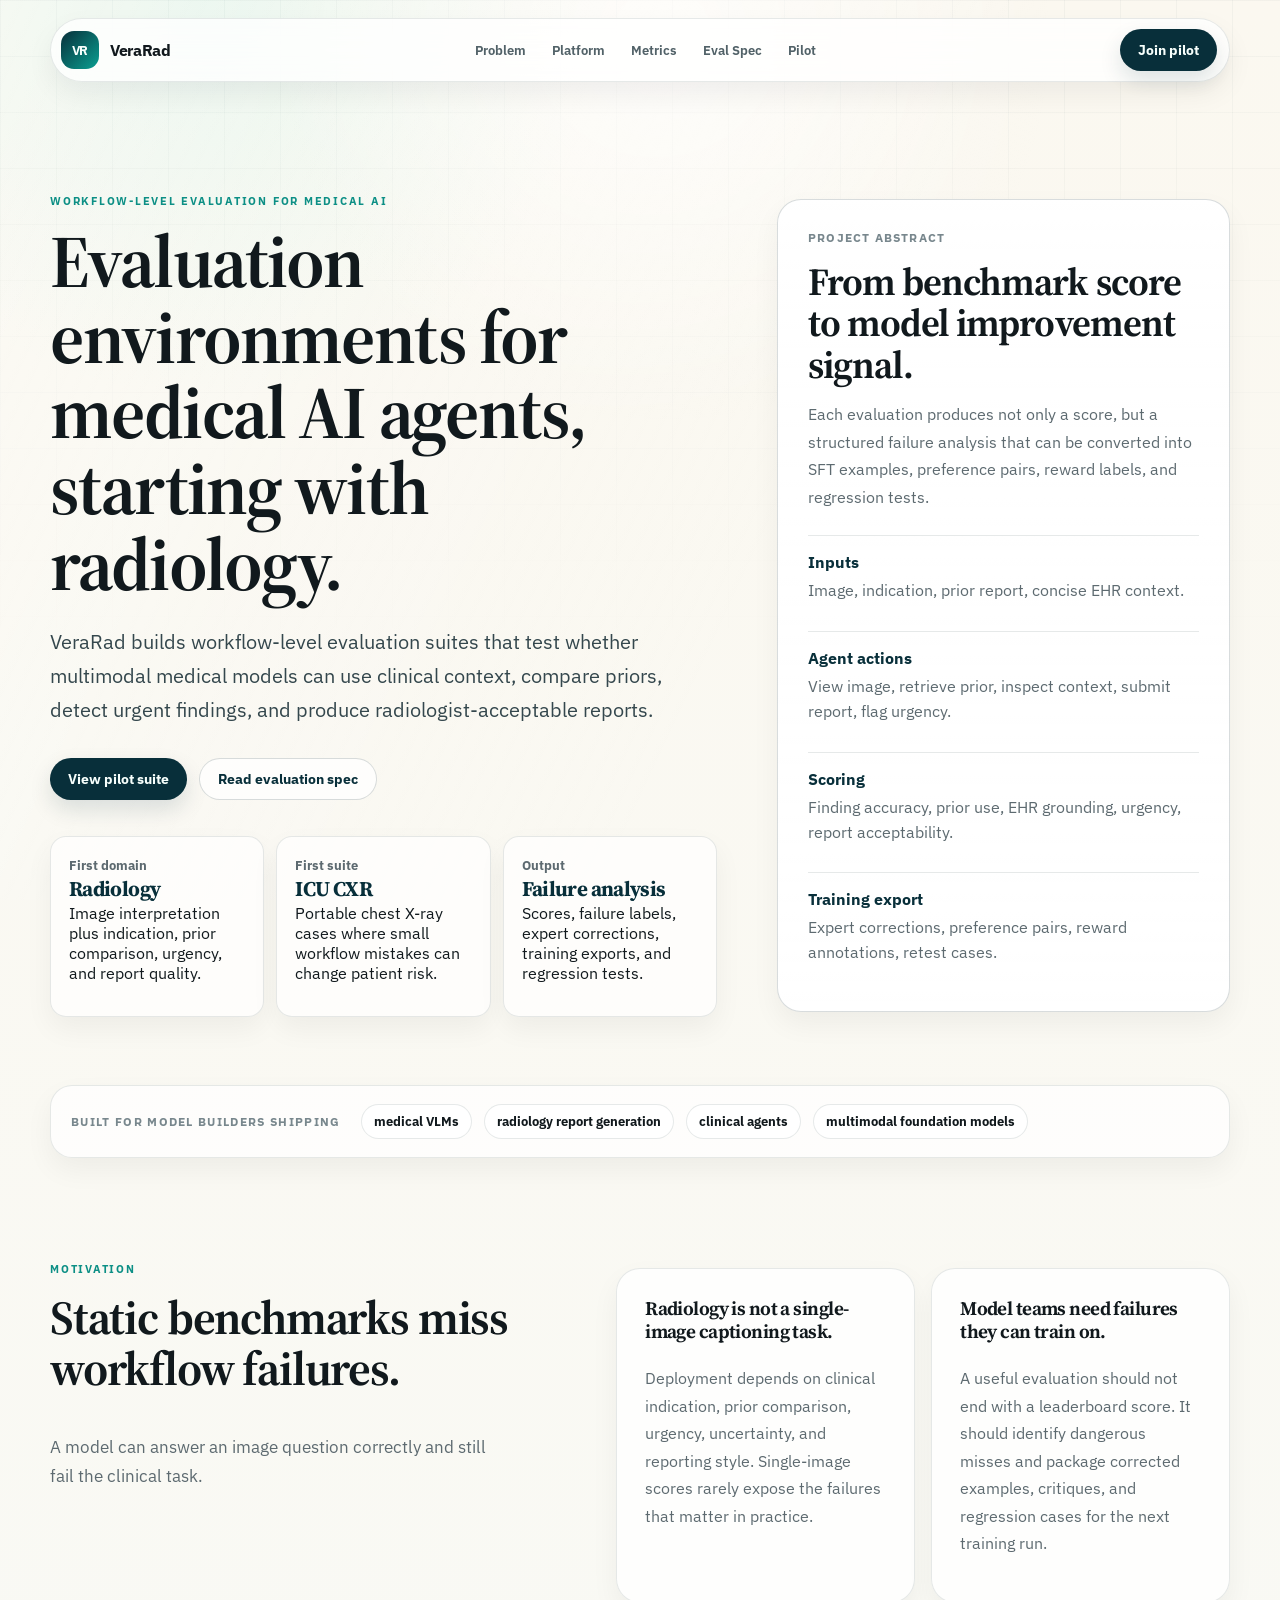
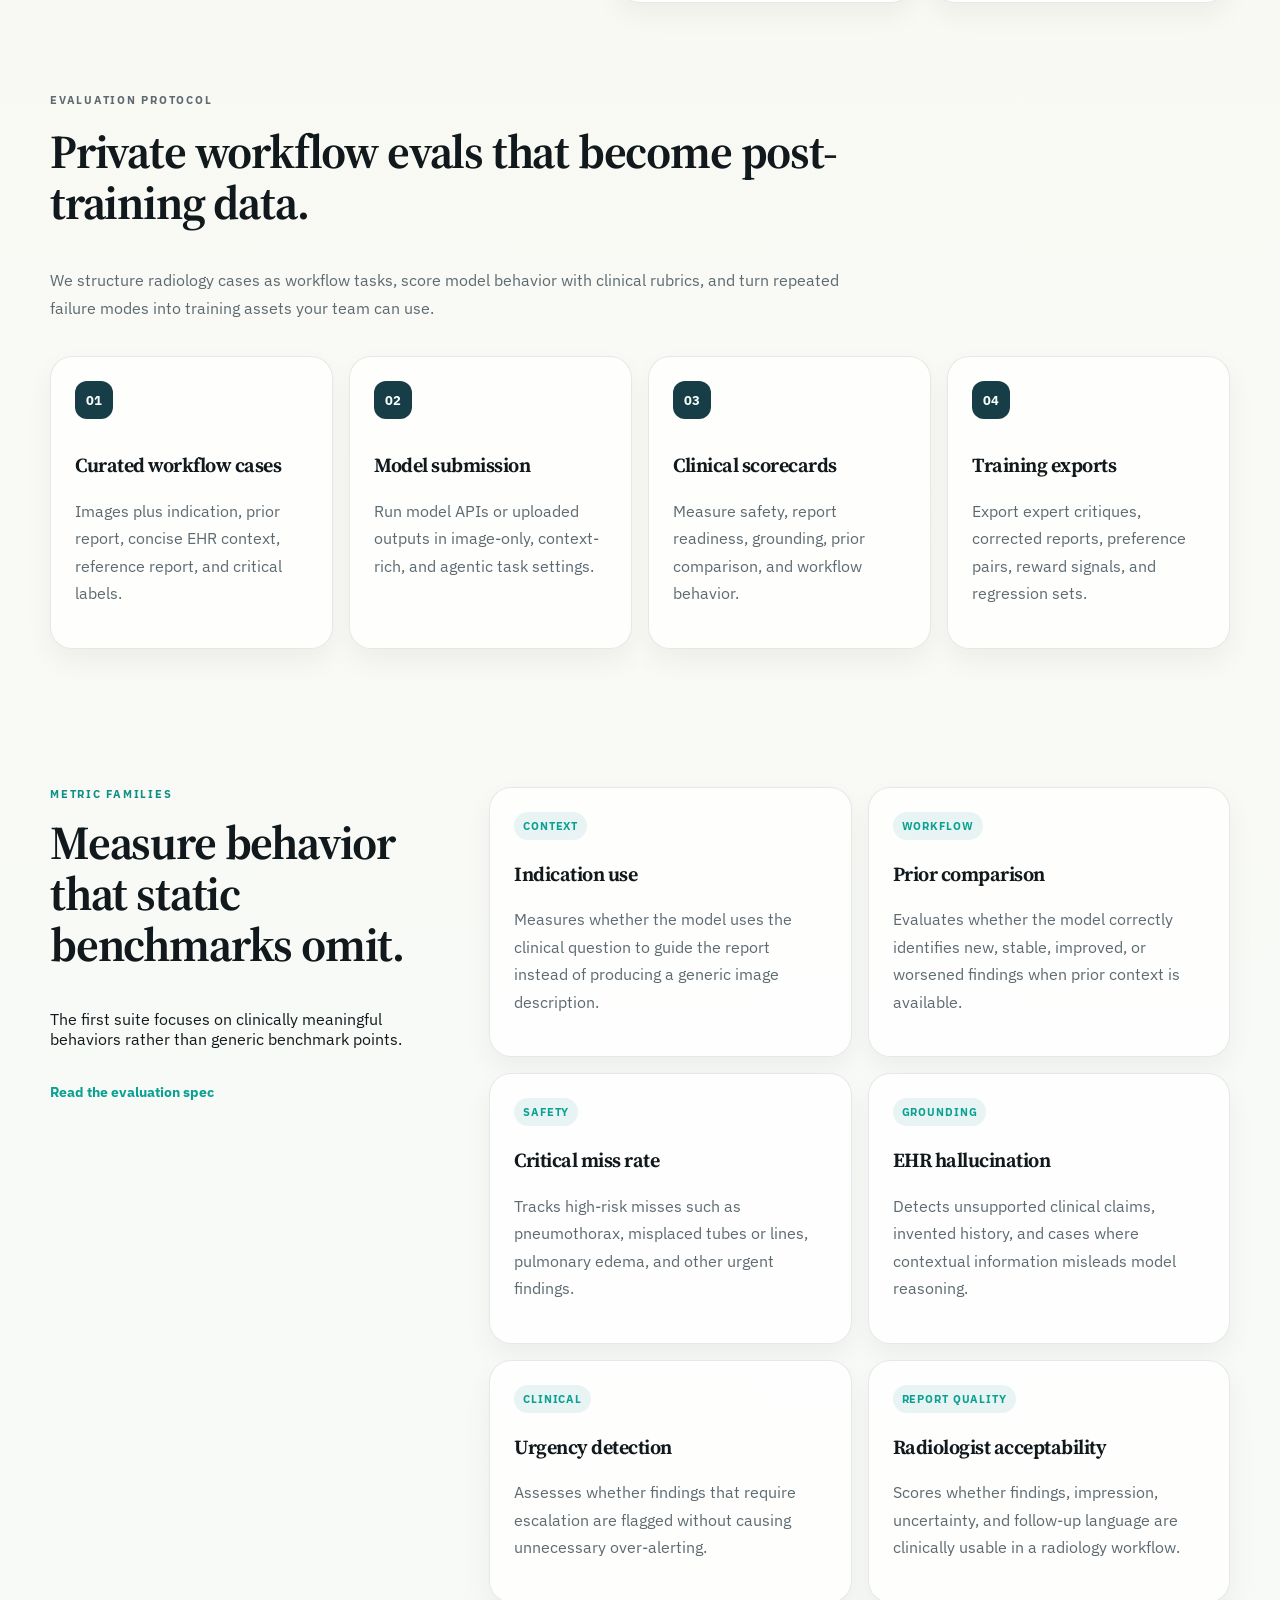
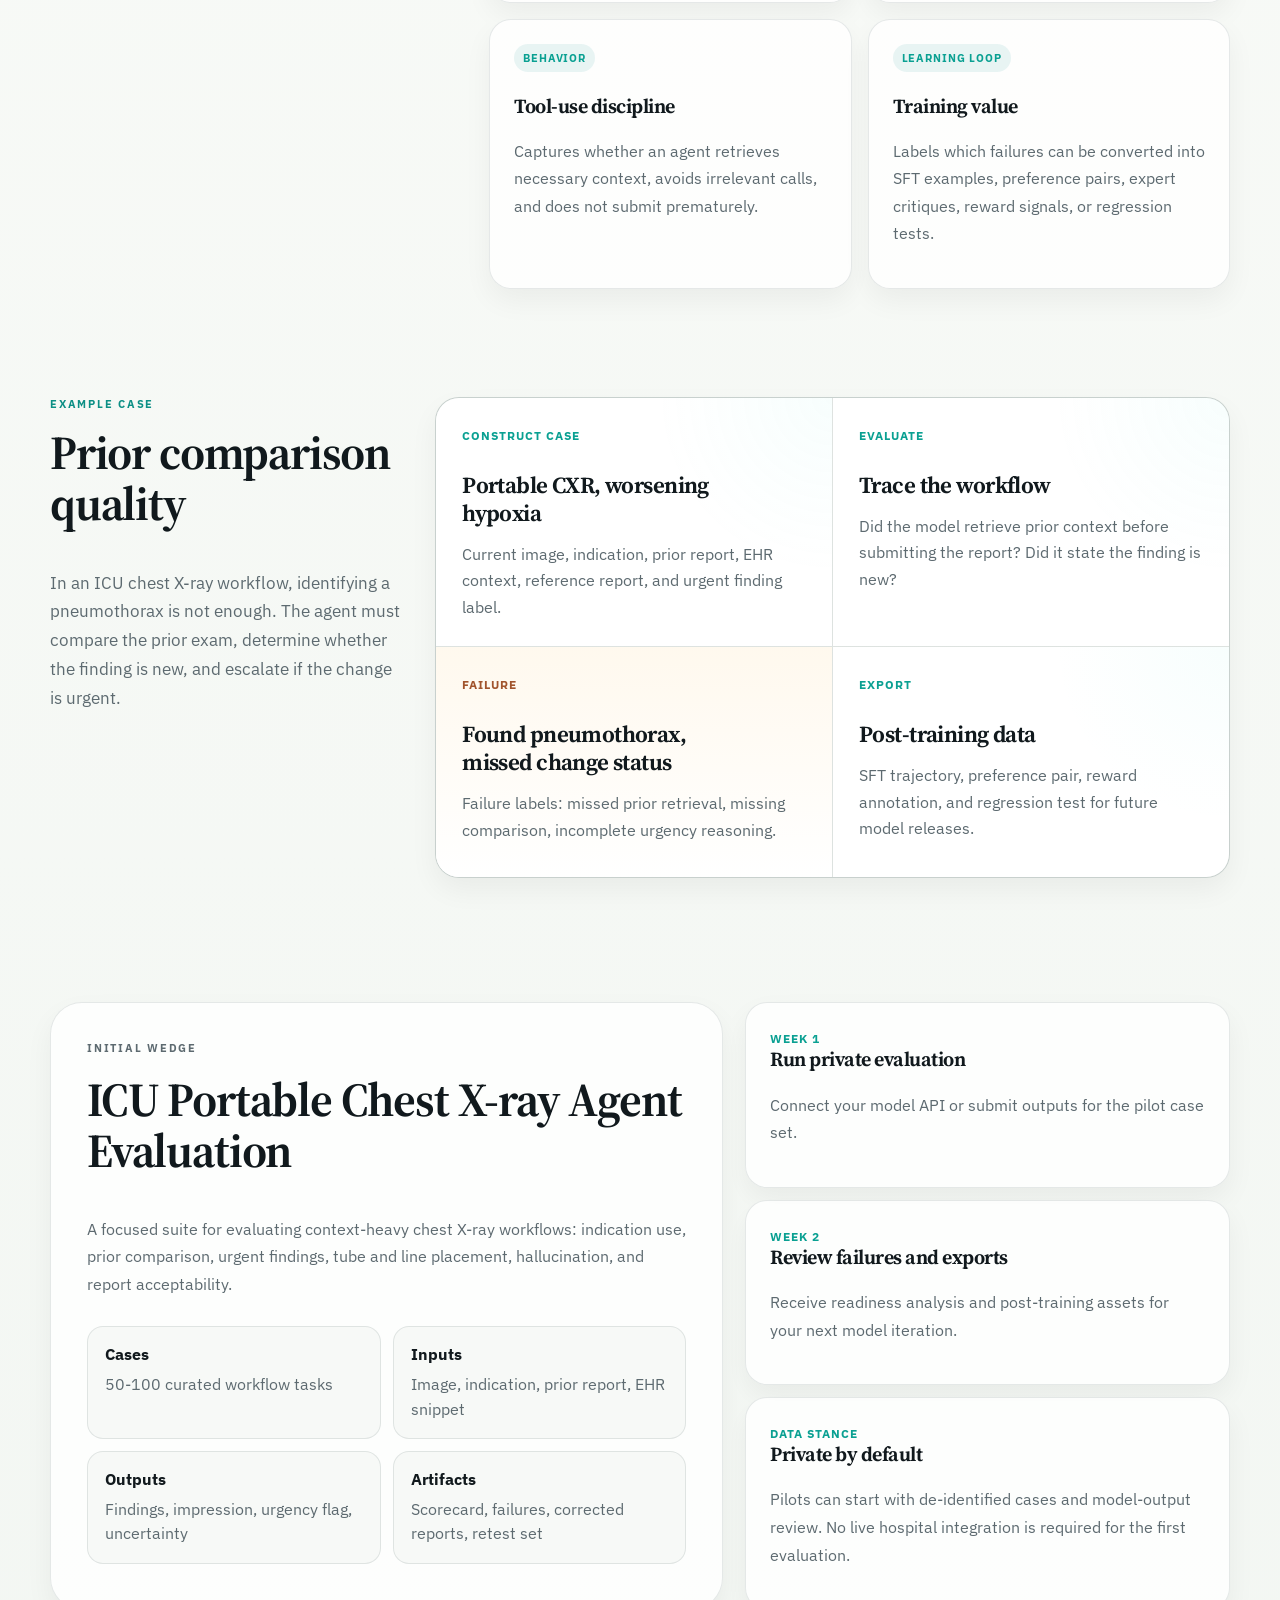
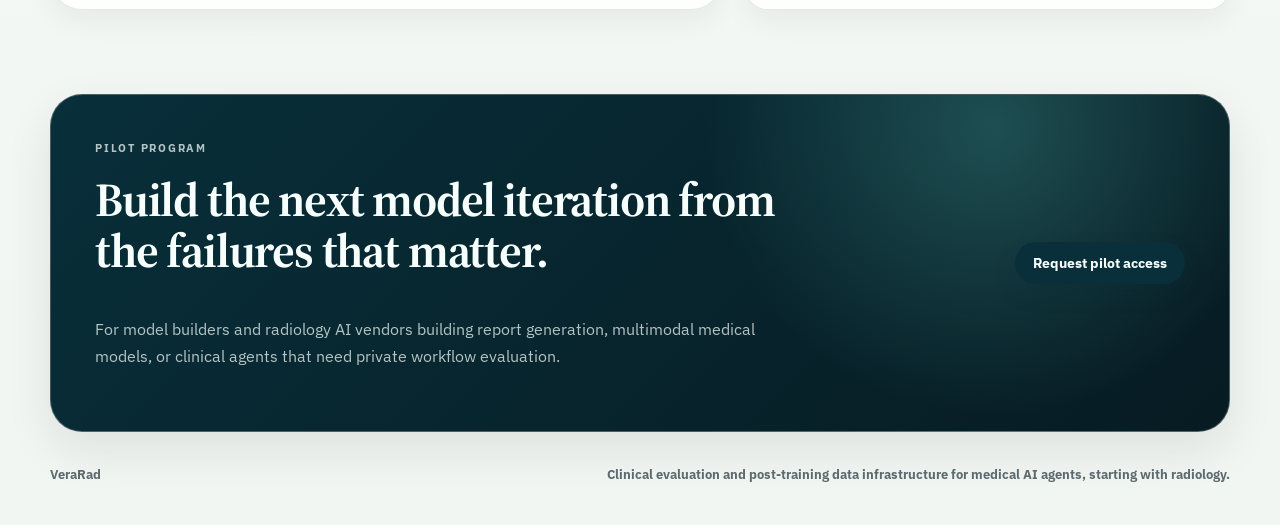
<file: index.html>
<!doctype html>
<html lang="en">
  <head>
    <meta charset="UTF-8" />
    <meta name="viewport" content="width=device-width, initial-scale=1.0" />
    <title>VeraRad | Workflow Evaluation for Medical AI Agents</title>
    <meta
      name="description"
      content="VeraRad builds clinical workflow evaluations and post-training data exports for medical AI agents, starting with radiology."
    />
    <meta property="og:title" content="VeraRad | Workflow Evaluation for Medical AI Agents" />
    <meta
      property="og:description"
      content="Evaluate whether medical multimodal models can work through radiology cases safely, use context, compare priors, and produce clinically usable reports."
    />
    <meta property="og:type" content="website" />
    <meta property="og:url" content="https://aaronluo00.github.io/verarad/" />
    <meta name="theme-color" content="#082f3a" />
    <link rel="icon" href="data:image/svg+xml,%3Csvg xmlns='http://www.w3.org/2000/svg' viewBox='0 0 64 64'%3E%3Crect width='64' height='64' rx='16' fill='%23082f3a'/%3E%3Ctext x='50%25' y='56%25' text-anchor='middle' font-family='Arial' font-size='24' font-weight='700' fill='white'%3EVR%3C/text%3E%3C/svg%3E" />
    <link rel="preconnect" href="https://fonts.googleapis.com" />
    <link rel="preconnect" href="https://fonts.gstatic.com" crossorigin />
    <link
      href="https://fonts.googleapis.com/css2?family=IBM+Plex+Sans:wght@400;500;600;700&family=Source+Serif+4:opsz,wght@8..60,500;8..60,600;8..60,700&display=swap"
      rel="stylesheet"
    />
    <link rel="stylesheet" href="styles.css" />
  </head>
  <body>
    <div class="page-glow" aria-hidden="true"></div>

    <header class="nav">
      <a class="brand" href="#top" aria-label="VeraRad home">
        <span class="brand-mark">VR</span>
        <span>VeraRad</span>
      </a>
      <nav class="nav-links" aria-label="Primary navigation">
        <a href="#problem">Problem</a>
        <a href="#platform">Platform</a>
        <a href="#metrics">Metrics</a>
        <a href="eval-spec.html">Eval Spec</a>
        <a href="#pilot">Pilot</a>
      </nav>
      <a class="nav-cta" href="#contact">Join pilot</a>
    </header>

    <main id="top">
      <section class="hero section-shell">
        <div class="hero-copy">
          <p class="eyebrow">Workflow-level evaluation for medical AI</p>
          <h1>Evaluation environments for medical AI agents, starting with radiology.</h1>
          <p class="hero-subtitle">
            VeraRad builds workflow-level evaluation suites that test whether multimodal medical models can use clinical
            context, compare priors, detect urgent findings, and produce radiologist-acceptable reports.
          </p>
          <div class="hero-actions">
            <a class="button primary" href="#pilot">View pilot suite</a>
            <a class="button secondary" href="eval-spec.html">Read evaluation spec</a>
          </div>
          <div class="hero-proof" aria-label="Pilot proof points">
            <div>
              <span>First domain</span>
              <strong>Radiology</strong>
              <p>Image interpretation plus indication, prior comparison, urgency, and report quality.</p>
            </div>
            <div>
              <span>First suite</span>
              <strong>ICU CXR</strong>
              <p>Portable chest X-ray cases where small workflow mistakes can change patient risk.</p>
            </div>
            <div>
              <span>Output</span>
              <strong>Failure analysis</strong>
              <p>Scores, failure labels, expert corrections, training exports, and regression tests.</p>
            </div>
          </div>
        </div>

        <aside class="abstract-card" aria-label="Project abstract">
          <p class="card-label">Project abstract</p>
          <h2>From benchmark score to model improvement signal.</h2>
          <p>
            Each evaluation produces not only a score, but a structured failure analysis that can be converted into SFT
            examples, preference pairs, reward labels, and regression tests.
          </p>
          <div class="protocol-list" aria-label="Evaluation protocol summary">
            <div>
              <span>Inputs</span>
              <p>Image, indication, prior report, concise EHR context.</p>
            </div>
            <div>
              <span>Agent actions</span>
              <p>View image, retrieve prior, inspect context, submit report, flag urgency.</p>
            </div>
            <div>
              <span>Scoring</span>
              <p>Finding accuracy, prior use, EHR grounding, urgency, report acceptability.</p>
            </div>
            <div>
              <span>Training export</span>
              <p>Expert corrections, preference pairs, reward annotations, retest cases.</p>
            </div>
          </div>
        </aside>
      </section>

      <section class="audience-strip section-shell" aria-label="Designed for">
        <span>Built for model builders shipping</span>
        <strong>medical VLMs</strong>
        <strong>radiology report generation</strong>
        <strong>clinical agents</strong>
        <strong>multimodal foundation models</strong>
      </section>

      <section id="problem" class="section-shell problem-section">
        <div>
          <p class="eyebrow">Motivation</p>
          <h2>Static benchmarks miss workflow failures.</h2>
          <p class="section-kicker">
            A model can answer an image question correctly and still fail the clinical task.
          </p>
        </div>
        <div class="problem-cards">
          <article>
            <h3>Radiology is not a single-image captioning task.</h3>
            <p>
              Deployment depends on clinical indication, prior comparison, urgency, uncertainty, and reporting style.
              Single-image scores rarely expose the failures that matter in practice.
            </p>
          </article>
          <article>
            <h3>Model teams need failures they can train on.</h3>
            <p>
              A useful evaluation should not end with a leaderboard score. It should identify dangerous misses and
              package corrected examples, critiques, and regression cases for the next training run.
            </p>
          </article>
        </div>
      </section>

      <section id="platform" class="section-shell platform-section">
        <div class="section-heading">
          <p class="eyebrow">Evaluation protocol</p>
          <h2>Private workflow evals that become post-training data.</h2>
          <p>
            We structure radiology cases as workflow tasks, score model behavior with clinical rubrics, and turn
            repeated failure modes into training assets your team can use.
          </p>
        </div>
        <div class="workflow">
          <article>
            <span>01</span>
            <h3>Curated workflow cases</h3>
            <p>Images plus indication, prior report, concise EHR context, reference report, and critical labels.</p>
          </article>
          <article>
            <span>02</span>
            <h3>Model submission</h3>
            <p>Run model APIs or uploaded outputs in image-only, context-rich, and agentic task settings.</p>
          </article>
          <article>
            <span>03</span>
            <h3>Clinical scorecards</h3>
            <p>Measure safety, report readiness, grounding, prior comparison, and workflow behavior.</p>
          </article>
          <article>
            <span>04</span>
            <h3>Training exports</h3>
            <p>Export expert critiques, corrected reports, preference pairs, reward signals, and regression sets.</p>
          </article>
        </div>
      </section>

      <section id="metrics" class="section-shell metrics-section">
        <div class="metrics-intro">
          <p class="eyebrow">Metric families</p>
          <h2>Measure behavior that static benchmarks omit.</h2>
          <p>The first suite focuses on clinically meaningful behaviors rather than generic benchmark points.</p>
          <a class="inline-link" href="eval-spec.html">Read the evaluation spec</a>
        </div>
        <div class="metric-board" id="metricBoard"></div>
      </section>

      <section class="section-shell example-section">
        <div class="example-copy">
          <p class="eyebrow">Example case</p>
          <h2>Prior comparison quality</h2>
          <p>
            In an ICU chest X-ray workflow, identifying a pneumothorax is not enough. The agent must compare the prior
            exam, determine whether the finding is new, and escalate if the change is urgent.
          </p>
        </div>
        <div class="case-card" aria-label="Prior comparison case example">
          <div class="case-column">
            <span>Construct case</span>
            <h3>Portable CXR, worsening hypoxia</h3>
            <p>Current image, indication, prior report, EHR context, reference report, and urgent finding label.</p>
          </div>
          <div class="case-column">
            <span>Evaluate</span>
            <h3>Trace the workflow</h3>
            <p>Did the model retrieve prior context before submitting the report? Did it state the finding is new?</p>
          </div>
          <div class="case-column failure">
            <span>Failure</span>
            <h3>Found pneumothorax, missed change status</h3>
            <p>Failure labels: missed prior retrieval, missing comparison, incomplete urgency reasoning.</p>
          </div>
          <div class="case-column">
            <span>Export</span>
            <h3>Post-training data</h3>
            <p>SFT trajectory, preference pair, reward annotation, and regression test for future model releases.</p>
          </div>
        </div>
      </section>

      <section id="pilot" class="section-shell suite-section">
        <div class="suite-card">
          <p class="eyebrow">Initial wedge</p>
          <h2>ICU Portable Chest X-ray Agent Evaluation</h2>
          <p>
            A focused suite for evaluating context-heavy chest X-ray workflows: indication use, prior comparison,
            urgent findings, tube and line placement, hallucination, and report acceptability.
          </p>
          <div class="suite-grid">
            <div>
              <strong>Cases</strong>
              <span>50-100 curated workflow tasks</span>
            </div>
            <div>
              <strong>Inputs</strong>
              <span>Image, indication, prior report, EHR snippet</span>
            </div>
            <div>
              <strong>Outputs</strong>
              <span>Findings, impression, urgency flag, uncertainty</span>
            </div>
            <div>
              <strong>Artifacts</strong>
              <span>Scorecard, failures, corrected reports, retest set</span>
            </div>
          </div>
        </div>
        <div class="timeline-card">
          <article>
            <span>Week 1</span>
            <h3>Run private evaluation</h3>
            <p>Connect your model API or submit outputs for the pilot case set.</p>
          </article>
          <article>
            <span>Week 2</span>
            <h3>Review failures and exports</h3>
            <p>Receive readiness analysis and post-training assets for your next model iteration.</p>
          </article>
          <article class="privacy-note">
            <span>Data stance</span>
            <h3>Private by default</h3>
            <p>Pilots can start with de-identified cases and model-output review. No live hospital integration is required for the first evaluation.</p>
          </article>
        </div>
      </section>

      <section id="contact" class="section-shell cta-section">
        <div>
          <p class="eyebrow">Pilot program</p>
          <h2>Build the next model iteration from the failures that matter.</h2>
          <p>
            For model builders and radiology AI vendors building report generation, multimodal medical models, or
            clinical agents that need private workflow evaluation.
          </p>
        </div>
        <a class="button primary" href="mailto:xiaolongluo@g.harvard.edu?subject=VeraRad%20pilot%20access">Request pilot access</a>
      </section>
    </main>

    <footer class="footer">
      <span>VeraRad</span>
      <span>Clinical evaluation and post-training data infrastructure for medical AI agents, starting with radiology.</span>
    </footer>

    <script src="app.js"></script>
  </body>
</html>
</file>
<file: styles.css>
:root {
  --ink: #11191d;
  --muted: #5d6a70;
  --subtle: #78878d;
  --surface: #ffffff;
  --surface-soft: #f7f9f7;
  --cream: #fbf8f0;
  --line: rgba(17, 38, 45, 0.1);
  --line-strong: rgba(17, 38, 45, 0.16);
  --navy: #082f3a;
  --navy-2: #0d4652;
  --teal: #0aa092;
  --cyan: #6cebdc;
  --mint: #ddfbf2;
  --gold: #d8bd65;
  --red: #dd725c;
  --shadow-soft: 0 12px 28px rgba(14, 23, 27, 0.052);
  --shadow-lift: 0 18px 48px rgba(14, 23, 27, 0.09);
  --radius-xl: 32px;
  --radius-lg: 22px;
  --radius-md: 16px;
  --heading: "Source Serif 4", serif;
  --body: "IBM Plex Sans", sans-serif;
}

* {
  box-sizing: border-box;
}

html {
  scroll-behavior: smooth;
}

body {
  margin: 0;
  color: var(--ink);
  font-family: var(--body);
  background:
    radial-gradient(circle at 16% 0%, rgba(108, 235, 220, 0.13), transparent 25rem),
    linear-gradient(180deg, #fbf8f0 0%, #f8faf7 52%, #f2f6f2 100%);
}

body::before {
  position: fixed;
  inset: 0;
  z-index: -2;
  content: "";
  background:
    linear-gradient(rgba(8, 47, 58, 0.035) 1px, transparent 1px),
    linear-gradient(90deg, rgba(8, 47, 58, 0.035) 1px, transparent 1px);
  background-size: 56px 56px;
  mask-image: linear-gradient(to bottom, #000, transparent 74%);
}

.page-glow {
  position: fixed;
  inset: 0;
  z-index: -1;
  pointer-events: none;
  background:
    radial-gradient(circle at 52% 4%, rgba(255, 255, 255, 0.68), transparent 24rem),
    linear-gradient(115deg, rgba(255, 255, 255, 0.24), transparent 60%);
}

a {
  color: inherit;
  text-decoration: none;
}

button,
a {
  -webkit-tap-highlight-color: transparent;
}

.section-shell {
  width: min(1180px, calc(100% - 40px));
  margin: 0 auto;
}

.nav {
  position: sticky;
  top: 18px;
  z-index: 20;
  display: flex;
  align-items: center;
  justify-content: space-between;
  width: min(1180px, calc(100% - 40px));
  margin: 18px auto 0;
  padding: 10px 12px 10px 10px;
  border: 1px solid var(--line);
  border-radius: 999px;
  background: rgba(255, 255, 255, 0.78);
  box-shadow: 0 12px 28px rgba(14, 23, 27, 0.06);
  backdrop-filter: blur(18px);
}

.brand {
  display: inline-flex;
  gap: 11px;
  align-items: center;
  font-weight: 700;
  letter-spacing: -0.02em;
}

.brand-mark {
  display: grid;
  width: 38px;
  height: 38px;
  color: #f7fffc;
  place-items: center;
  border-radius: 13px;
  background: linear-gradient(135deg, var(--navy), var(--teal));
  font-size: 13px;
  font-weight: 900;
}

.nav-links {
  display: flex;
  gap: 26px;
  color: #526268;
  font-size: 13px;
  font-weight: 650;
}

.nav-links a {
  transition: color 180ms ease;
}

.nav-links a:hover {
  color: var(--navy);
}

.nav-cta,
.button {
  display: inline-flex;
  align-items: center;
  justify-content: center;
  min-height: 42px;
  padding: 0 18px;
  border-radius: 999px;
  font-size: 14px;
  font-weight: 700;
  transition:
    transform 180ms ease,
    box-shadow 180ms ease,
    border-color 180ms ease,
    background 180ms ease;
}

.nav-cta,
.button.primary {
  color: #f7fffc;
  background: var(--navy);
  box-shadow: 0 10px 22px rgba(8, 47, 58, 0.13);
}

.button.secondary {
  color: var(--navy);
  border: 1px solid var(--line-strong);
  background: rgba(255, 255, 255, 0.74);
}

.nav-cta:hover,
.button:hover {
  transform: translateY(-2px);
}

.nav-cta:focus-visible,
.button:focus-visible,
.model-tab:focus-visible,
.nav-links a:focus-visible,
.brand:focus-visible {
  outline: 3px solid rgba(10, 160, 146, 0.42);
  outline-offset: 4px;
}

.hero {
  display: grid;
  grid-template-columns: minmax(0, 1.06fr) minmax(380px, 0.72fr);
  gap: 60px;
  align-items: center;
  min-height: auto;
  padding: 112px 0 68px;
}

.eyebrow {
  margin: 0 0 16px;
  color: #0c8f85;
  font-size: 11px;
  font-weight: 850;
  letter-spacing: 0.16em;
  text-transform: uppercase;
}

h1,
h2,
h3,
p {
  margin-top: 0;
}

h1,
h2,
h3 {
  color: var(--ink);
  font-family: var(--heading);
  font-weight: 650;
  letter-spacing: -0.025em;
}

h1 {
  max-width: 860px;
  margin-bottom: 22px;
  font-size: clamp(46px, 5.8vw, 78px);
  line-height: 1.02;
}

h2 {
  font-size: clamp(32px, 3.7vw, 50px);
  line-height: 1.08;
}

h3 {
  font-size: 20px;
  line-height: 1.22;
}

.hero-subtitle {
  max-width: 720px;
  margin-bottom: 0;
  color: #34474d;
  font-size: clamp(17px, 1.6vw, 20px);
  line-height: 1.72;
}

.hero-actions {
  display: flex;
  flex-wrap: wrap;
  gap: 12px;
  margin-top: 30px;
}

.hero-proof {
  display: grid;
  grid-template-columns: repeat(3, 1fr);
  gap: 12px;
  max-width: 670px;
  margin-top: 36px;
}

.hero-proof div {
  padding: 17px 18px;
  border: 1px solid var(--line);
  border-radius: var(--radius-md);
  background: rgba(255, 255, 255, 0.68);
  box-shadow: 0 12px 28px rgba(14, 23, 27, 0.05);
}

.hero-proof strong {
  display: block;
  color: var(--navy);
  font-family: var(--heading);
  font-size: 21px;
  letter-spacing: -0.03em;
}

.hero-proof span {
  color: var(--muted);
  font-size: 13px;
  font-weight: 700;
}

.abstract-card {
  padding: 30px;
  border: 1px solid var(--line-strong);
  border-radius: 24px;
  background:
    linear-gradient(180deg, rgba(255, 255, 255, 0.9), rgba(255, 255, 255, 0.74)),
    #ffffff;
  box-shadow: var(--shadow-soft);
}

.card-label {
  margin: 0 0 16px;
  color: var(--subtle);
  font-size: 12px;
  font-weight: 700;
  letter-spacing: 0.1em;
  text-transform: uppercase;
}

.abstract-card h2 {
  margin-bottom: 16px;
  font-size: clamp(29px, 3vw, 40px);
}

.abstract-card > p:not(.card-label) {
  color: var(--muted);
  line-height: 1.72;
}

.protocol-list {
  display: grid;
  gap: 12px;
  margin-top: 24px;
}

.protocol-list div {
  padding: 16px 0;
  border-top: 1px solid var(--line);
}

.protocol-list span {
  display: block;
  margin-bottom: 6px;
  color: var(--navy);
  font-weight: 700;
}

.protocol-list p {
  margin: 0;
  color: var(--muted);
  line-height: 1.55;
}

.product-shell {
  position: relative;
  padding: 10px;
  border: 1px solid rgba(255, 255, 255, 0.5);
  border-radius: 34px;
  background:
    linear-gradient(180deg, rgba(255, 255, 255, 0.76), rgba(255, 255, 255, 0.36)),
    radial-gradient(circle at 90% 0%, rgba(108, 235, 220, 0.36), transparent 16rem);
  box-shadow: var(--shadow-lift);
}

.product-shell::after {
  position: absolute;
  right: 36px;
  bottom: -24px;
  width: 42%;
  height: 34px;
  content: "";
  border-radius: 50%;
  background: rgba(8, 47, 58, 0.16);
  filter: blur(22px);
}

.window-bar {
  display: flex;
  gap: 7px;
  align-items: center;
  height: 46px;
  padding: 0 18px;
  color: var(--subtle);
  border: 1px solid var(--line);
  border-bottom: 0;
  border-radius: 26px 26px 0 0;
  background: rgba(255, 255, 255, 0.86);
  font-size: 12px;
  font-weight: 800;
}

.window-bar span {
  width: 10px;
  height: 10px;
  border-radius: 50%;
  background: #d8dedc;
}

.window-bar p {
  margin: 0 0 0 8px;
}

.console-layout {
  display: grid;
  grid-template-columns: 160px 1fr;
  gap: 0;
  min-height: 520px;
  overflow: hidden;
  border: 1px solid var(--line);
  border-radius: 0 0 26px 26px;
  background:
    linear-gradient(180deg, #fbfdfb, #f8fbf9),
    #fbfdfb;
}

.console-sidebar {
  display: flex;
  flex-direction: column;
  gap: 10px;
  padding: 18px;
  border-right: 1px solid var(--line);
  background: #f4f8f5;
}

.suite-badge {
  display: inline-flex;
  width: fit-content;
  margin-bottom: 8px;
  padding: 7px 9px;
  color: var(--teal);
  border-radius: 999px;
  background: var(--mint);
  font-size: 11px;
  font-weight: 900;
}

.console-sidebar button {
  min-height: 38px;
  padding: 0 12px;
  color: var(--muted);
  cursor: default;
  text-align: left;
  border: 0;
  border-radius: 11px;
  background: transparent;
  font-family: var(--body);
  font-weight: 850;
}

.console-sidebar button.active {
  color: var(--navy);
  background: #ffffff;
  box-shadow: 0 8px 18px rgba(14, 23, 27, 0.06);
}

.console-main {
  padding: 24px;
}

.console-header {
  display: flex;
  align-items: flex-start;
  justify-content: space-between;
  gap: 18px;
  padding-bottom: 22px;
  border-bottom: 1px solid var(--line);
}

.console-header p,
.scorecard-header p {
  margin: 0 0 6px;
  color: var(--subtle);
  font-size: 12px;
  font-weight: 900;
  letter-spacing: 0.08em;
  text-transform: uppercase;
}

.console-header h2 {
  font-size: 32px;
}

.risk-pill,
.scorecard-header span {
  padding: 9px 12px;
  color: #9a5b16;
  border-radius: 999px;
  background: #fff2d6;
  font-size: 12px;
  font-weight: 900;
}

.readiness-grid {
  display: grid;
  grid-template-columns: 0.74fr 1.26fr;
  gap: 14px;
  margin-top: 20px;
}

.readiness-score,
.finding-card {
  padding: 20px;
  border: 1px solid var(--line);
  border-radius: var(--radius-lg);
  background: #ffffff;
  box-shadow: 0 12px 30px rgba(14, 23, 27, 0.05);
}

.readiness-score span,
.finding-card span {
  color: var(--subtle);
  font-size: 12px;
  font-weight: 900;
  letter-spacing: 0.08em;
  text-transform: uppercase;
}

.readiness-score strong {
  display: block;
  margin: 12px 0 8px;
  color: var(--teal);
  font-family: var(--heading);
  font-size: 74px;
  line-height: 0.9;
  letter-spacing: -0.07em;
}

.readiness-score p,
.finding-card p {
  margin-bottom: 0;
  color: var(--muted);
  line-height: 1.6;
}

.finding-card strong {
  display: block;
  margin: 13px 0 9px;
  font-size: 22px;
  line-height: 1.15;
  letter-spacing: -0.04em;
}

.metric-bars {
  display: grid;
  gap: 13px;
  margin-top: 18px;
}

.metric-bars div,
.score-row {
  display: grid;
  grid-template-columns: 160px 1fr 38px;
  gap: 12px;
  align-items: center;
  color: #273d43;
  font-size: 13px;
  font-weight: 850;
}

.metric-bars i,
.bar-track {
  position: relative;
  height: 10px;
  overflow: hidden;
  border-radius: 999px;
  background: rgba(8, 47, 58, 0.08);
}

.metric-bars i::before,
.bar-fill {
  display: block;
  width: var(--value);
  height: 100%;
  content: "";
  border-radius: inherit;
  background: linear-gradient(90deg, var(--navy-2), var(--cyan));
}

.trace-card {
  display: flex;
  gap: 16px;
  align-items: center;
  justify-content: space-between;
  margin-top: 18px;
  padding: 18px;
  border: 1px solid rgba(14, 160, 146, 0.18);
  border-radius: var(--radius-lg);
  background:
    radial-gradient(circle at 100% 0%, rgba(108, 235, 220, 0.16), transparent 12rem),
    #ffffff;
  box-shadow: 0 12px 30px rgba(14, 23, 27, 0.05);
}

.trace-card span {
  display: block;
  margin-bottom: 7px;
  color: var(--subtle);
  font-size: 11px;
  font-weight: 900;
  letter-spacing: 0.08em;
  text-transform: uppercase;
}

.trace-card strong {
  color: var(--navy);
  font-size: 17px;
}

.tag-row {
  display: flex;
  gap: 7px;
  flex-wrap: wrap;
  justify-content: flex-end;
}

.tag-row em {
  padding: 7px 9px;
  color: var(--teal);
  border-radius: 999px;
  background: rgba(14, 160, 146, 0.08);
  font-size: 11px;
  font-style: normal;
  font-weight: 850;
}

.audience-strip {
  display: flex;
  flex-wrap: wrap;
  gap: 12px;
  align-items: center;
  padding: 18px 20px;
  border: 1px solid var(--line);
  border-radius: var(--radius-lg);
  background: rgba(255, 255, 255, 0.7);
  box-shadow: var(--shadow-soft);
}

.audience-strip span {
  margin-right: 8px;
  color: var(--subtle);
  font-size: 12px;
  font-weight: 900;
  letter-spacing: 0.11em;
  text-transform: uppercase;
}

.audience-strip strong {
  padding: 8px 12px;
  border: 1px solid var(--line);
  border-radius: 999px;
  background: #ffffff;
  font-size: 13px;
}

.problem-section {
  display: grid;
  grid-template-columns: minmax(300px, 0.9fr) minmax(520px, 1.1fr);
  gap: 64px;
  align-items: start;
  padding: 104px 0 42px;
}

.problem-section > div:first-child {
  max-width: 520px;
}

.section-kicker {
  max-width: 440px;
  margin: 22px 0 0;
  color: var(--muted);
  font-size: 17px;
  line-height: 1.66;
}

.problem-cards,
.workflow,
.metric-board {
  display: grid;
  gap: 16px;
}

.problem-cards {
  grid-template-columns: repeat(2, minmax(0, 1fr));
  padding-top: 6px;
}

.problem-cards article,
.workflow article,
.metric-card,
.case-card,
.suite-card,
.timeline-card article {
  border: 1px solid var(--line);
  background: rgba(255, 255, 255, 0.8);
  box-shadow: var(--shadow-soft);
}

.problem-cards article {
  min-height: 230px;
  padding: 28px;
  border-radius: 24px;
}

.problem-cards h3 {
  max-width: 300px;
  margin-bottom: 22px;
  font-size: 19px;
  letter-spacing: -0.03em;
}

.problem-cards p,
.workflow p,
.metric-card p,
.report-copy p,
.suite-card p,
.timeline-card p,
.cta-section p,
.section-heading p {
  color: var(--muted);
  line-height: 1.72;
}

.platform-section {
  padding: 46px 0 42px;
}

.section-heading {
  max-width: 790px;
  margin-bottom: 34px;
}

.workflow {
  grid-template-columns: repeat(4, 1fr);
}

.workflow article {
  min-height: 248px;
  padding: 24px;
  border-radius: var(--radius-lg);
}

.workflow span {
  display: inline-flex;
  width: 38px;
  height: 38px;
  align-items: center;
  justify-content: center;
  margin-bottom: 34px;
  color: #f7fffc;
  border-radius: 12px;
  background: #173d46;
  font-size: 13px;
  font-weight: 900;
}

.metrics-section {
  display: grid;
  grid-template-columns: 0.7fr 1.3fr;
  gap: 40px;
  align-items: start;
  padding: 96px 0 54px;
}

.metrics-intro {
  position: sticky;
  top: 120px;
}

.metric-board {
  grid-template-columns: repeat(2, 1fr);
}

.metric-card {
  min-height: 190px;
  padding: 24px;
  border-radius: var(--radius-lg);
}

.metric-card strong {
  display: inline-flex;
  margin-bottom: 22px;
  padding: 7px 9px;
  color: var(--teal);
  border-radius: 999px;
  background: rgba(14, 140, 134, 0.09);
  font-size: 11px;
  letter-spacing: 0.08em;
  text-transform: uppercase;
}

.example-section {
  display: grid;
  grid-template-columns: 0.62fr 1.38fr;
  gap: 28px;
  align-items: start;
  padding: 54px 0 84px;
}

.example-copy {
  position: sticky;
  top: 120px;
}

.example-copy p:not(.eyebrow) {
  color: var(--muted);
  font-size: 17px;
  line-height: 1.7;
}

.case-card {
  display: grid;
  grid-template-columns: repeat(2, minmax(0, 1fr));
  gap: 1px;
  overflow: hidden;
  border-radius: 24px;
  background: var(--line);
}

.case-column {
  min-height: 230px;
  padding: 26px;
  background:
    radial-gradient(circle at 100% 0%, rgba(108, 235, 220, 0.05), transparent 11rem),
    #ffffff;
}

.case-column span {
  display: inline-flex;
  margin-bottom: 28px;
  color: var(--teal);
  font-size: 12px;
  font-weight: 700;
  letter-spacing: 0.08em;
  text-transform: uppercase;
}

.case-column h3 {
  max-width: 280px;
  margin-bottom: 14px;
  font-size: 23px;
}

.case-column p {
  margin-bottom: 0;
  color: var(--muted);
  line-height: 1.65;
}

.case-column.failure {
  background:
    linear-gradient(180deg, rgba(255, 248, 236, 0.9), rgba(255, 255, 255, 0.92)),
    #ffffff;
}

.case-column.failure span {
  color: #a1542d;
}

.report-section {
  display: grid;
  grid-template-columns: 0.88fr 1.12fr;
  gap: 28px;
  align-items: center;
  padding: 52px 0 88px;
}

.report-copy {
  padding: 36px;
  color: #f7fffc;
  border-radius: var(--radius-xl);
  background:
    radial-gradient(circle at 18% 10%, rgba(108, 235, 220, 0.2), transparent 18rem),
    linear-gradient(140deg, var(--navy), #071b22);
  box-shadow: var(--shadow-lift);
}

.report-copy h2 {
  color: #f7fffc;
}

.report-copy p:not(.eyebrow) {
  color: rgba(247, 255, 252, 0.72);
}

.scorecard {
  padding: 28px;
  border-radius: var(--radius-xl);
}

.scorecard-header {
  display: flex;
  align-items: flex-start;
  justify-content: space-between;
  gap: 18px;
}

.scorecard-header h3 {
  font-size: 28px;
}

.scorecard-header span {
  color: #fff;
  background: var(--red);
}

.score-orb {
  position: relative;
  display: grid;
  width: min(250px, 64vw);
  height: min(250px, 64vw);
  margin: 26px auto;
  place-items: center;
  border-radius: 50%;
  background:
    radial-gradient(circle, #ffffff 0 39%, transparent 40%),
    conic-gradient(from 210deg, var(--red), var(--gold), var(--cyan), var(--teal), var(--red));
  box-shadow: inset 0 0 0 18px rgba(255, 255, 255, 0.8);
}

.score-orb::before,
.score-orb::after {
  position: absolute;
  content: "";
  border: 1px dashed rgba(8, 47, 58, 0.16);
  border-radius: 50%;
}

.score-orb::before {
  inset: 48px;
}

.score-orb::after {
  inset: 82px;
}

.score-orb div {
  position: relative;
  z-index: 1;
  display: grid;
  width: 96px;
  height: 96px;
  color: #f7fffc;
  place-items: center;
  border-radius: 26px;
  background: var(--navy);
  font-family: var(--heading);
  font-size: 38px;
  font-weight: 800;
  letter-spacing: -0.06em;
}

.bar-list {
  display: grid;
  gap: 14px;
}

.bar-fill {
  width: var(--bar);
  background: linear-gradient(90deg, var(--navy-2), var(--cyan));
}

.switcher {
  display: flex;
  flex-wrap: wrap;
  gap: 10px;
  margin-top: 24px;
}

.model-tab {
  min-height: 40px;
  padding: 0 13px;
  color: var(--navy);
  cursor: pointer;
  border: 1px solid var(--line);
  border-radius: 999px;
  background: #ffffff;
  font-family: var(--body);
  font-weight: 850;
}

.model-tab.active {
  color: #f7fffc;
  background: var(--navy);
}

.suite-section {
  display: grid;
  grid-template-columns: 1fr 0.72fr;
  gap: 22px;
  padding: 40px 0 84px;
}

.suite-card {
  padding: 36px;
  border-radius: var(--radius-xl);
}

.suite-grid {
  display: grid;
  grid-template-columns: repeat(2, 1fr);
  gap: 12px;
  margin-top: 28px;
}

.suite-grid div {
  padding: 17px;
  border: 1px solid var(--line);
  border-radius: var(--radius-md);
  background: var(--surface-soft);
}

.suite-grid strong {
  display: block;
  margin-bottom: 8px;
}

.suite-grid span {
  color: var(--muted);
  line-height: 1.52;
}

.timeline-card {
  display: grid;
  gap: 12px;
}

.timeline-card article {
  padding: 24px;
  border-radius: var(--radius-lg);
}

.timeline-card span {
  color: var(--teal);
  font-size: 12px;
  font-weight: 900;
  letter-spacing: 0.08em;
  text-transform: uppercase;
}

.cta-section {
  display: flex;
  gap: 30px;
  align-items: center;
  justify-content: space-between;
  padding: 44px;
  border: 1px solid rgba(255, 255, 255, 0.26);
  border-radius: var(--radius-xl);
  background:
    radial-gradient(circle at 80% 10%, rgba(108, 235, 220, 0.22), transparent 18rem),
    linear-gradient(135deg, var(--navy), #071b22);
  box-shadow: var(--shadow-lift);
}

.cta-section h2 {
  max-width: 720px;
  color: #f7fffc;
}

.cta-section p {
  max-width: 720px;
  color: rgba(247, 255, 252, 0.72);
}

.inline-link {
  display: inline-flex;
  width: fit-content;
  margin-top: 18px;
  color: var(--teal);
  font-size: 14px;
  font-weight: 850;
}

.spec-hero {
  display: grid;
  grid-template-columns: minmax(0, 1.08fr) minmax(320px, 0.62fr);
  gap: 42px;
  align-items: center;
  padding: 96px 0 44px;
}

.spec-hero h1 {
  max-width: 940px;
}

.spec-summary-card {
  padding: 26px;
  border: 1px solid var(--line);
  border-radius: var(--radius-xl);
  background:
    radial-gradient(circle at 100% 0%, rgba(108, 235, 220, 0.18), transparent 16rem),
    rgba(255, 255, 255, 0.8);
  box-shadow: var(--shadow-soft);
}

.spec-summary-card > span {
  display: inline-flex;
  margin-bottom: 20px;
  color: var(--teal);
  font-size: 12px;
  font-weight: 900;
  letter-spacing: 0.12em;
  text-transform: uppercase;
}

.spec-summary-card ol {
  display: grid;
  gap: 12px;
  margin: 0;
  padding-left: 22px;
  color: #2d4248;
  font-weight: 750;
}

.spec-band {
  display: grid;
  grid-template-columns: repeat(3, 1fr);
  gap: 14px;
  padding: 16px 0 62px;
}

.spec-band article {
  padding: 20px;
  border: 1px solid var(--line);
  border-radius: var(--radius-lg);
  background: rgba(255, 255, 255, 0.74);
  box-shadow: var(--shadow-soft);
}

.spec-band strong {
  display: block;
  margin-bottom: 8px;
  color: var(--navy);
}

.spec-band span {
  color: var(--muted);
  line-height: 1.55;
}

.spec-section,
.rubric-section,
.taxonomy-section {
  padding: 68px 0;
}

.spec-heading {
  max-width: 820px;
  margin-bottom: 30px;
}

.spec-heading p:not(.eyebrow) {
  color: var(--muted);
  font-size: 17px;
  line-height: 1.7;
}

.metric-spec-grid {
  display: grid;
  grid-template-columns: repeat(3, minmax(0, 1fr));
  gap: 16px;
}

.metric-accordion {
  display: block;
  appearance: none;
  -webkit-appearance: none;
  min-height: 0;
  padding: 0;
  border: 1px solid rgba(17, 38, 45, 0.12);
  border-radius: 26px;
  background:
    radial-gradient(circle at 100% 0%, rgba(108, 235, 220, 0.07), transparent 13rem),
    rgba(255, 255, 255, 0.86);
  box-shadow: 0 18px 46px rgba(14, 23, 27, 0.075);
  overflow: hidden;
  transition:
    border-color 180ms ease,
    box-shadow 180ms ease,
    transform 180ms ease;
}

.metric-accordion[open] {
  border-color: rgba(14, 160, 146, 0.22);
  box-shadow: 0 22px 58px rgba(14, 23, 27, 0.085);
}

.metric-accordion summary {
  display: grid;
  grid-template-columns: 44px 1fr 32px;
  gap: 18px;
  align-items: start;
  min-height: 190px;
  padding: 26px;
  cursor: pointer;
  list-style: none;
  outline: none;
}

.metric-accordion summary::marker {
  content: "";
}

.metric-accordion summary::-webkit-details-marker {
  display: none;
}

.metric-accordion summary > span {
  display: inline-flex;
  width: 38px;
  height: 38px;
  align-items: center;
  justify-content: center;
  color: #f7fffc;
  border-radius: 12px;
  background: var(--navy);
  font-size: 12px;
  font-weight: 900;
}

.metric-accordion summary h3 {
  margin-bottom: 8px;
}

.metric-accordion summary p {
  margin-bottom: 0;
  font-size: 16px;
  line-height: 1.68;
}

.metric-accordion summary i {
  position: relative;
  display: grid;
  width: 30px;
  height: 30px;
  place-items: center;
  border: 1px solid rgba(14, 160, 146, 0.16);
  border-radius: 50%;
  background: rgba(255, 255, 255, 0.72);
}

.metric-accordion summary i::before,
.metric-accordion summary i::after {
  position: absolute;
  width: 12px;
  height: 2px;
  content: "";
  border-radius: 999px;
  background: var(--teal);
  transition: transform 180ms ease;
}

.metric-accordion summary i::after {
  transform: rotate(90deg);
}

.metric-accordion[open] summary i::after {
  transform: rotate(0deg);
}

.metric-accordion[open] summary {
  min-height: auto;
  border-bottom: 1px solid rgba(17, 38, 45, 0.08);
}

.metric-accordion .formula-block,
.metric-accordion ul {
  margin-right: 24px;
  margin-left: 24px;
}

.metric-accordion ul {
  margin-bottom: 24px;
}

.metric-spec-grid p {
  color: var(--muted);
  line-height: 1.62;
}

.notation-card,
.formula-block {
  border: 1px solid rgba(14, 160, 146, 0.16);
  border-radius: 18px;
  background:
    radial-gradient(circle at 100% 0%, rgba(108, 235, 220, 0.08), transparent 12rem),
    rgba(255, 255, 255, 0.7);
}

.notation-card {
  margin-bottom: 24px;
  padding: 24px;
  box-shadow: var(--shadow-soft);
}

.notation-card h3 {
  margin-bottom: 12px;
}

.notation-card p {
  color: var(--muted);
  line-height: 1.68;
}

.formula-block {
  margin: 18px 0;
  padding: 16px;
}

.formula-block > strong {
  display: block;
  margin-bottom: 10px;
  color: var(--navy);
  font-size: 13px;
}

.formula-block p {
  margin-bottom: 10px;
  font-size: 14px;
}

.math-card {
  overflow-x: auto;
  padding: 14px;
  color: #113238;
  border: 1px solid rgba(8, 47, 58, 0.08);
  border-radius: 14px;
  background: rgba(247, 249, 247, 0.9);
  font-size: 13px;
}

.metric-spec-grid ul {
  display: grid;
  gap: 9px;
  margin: 18px 0 0;
  padding-left: 18px;
  color: var(--muted);
  line-height: 1.55;
}

.metric-spec-grid li strong {
  color: var(--ink);
}

.rubric-grid {
  display: grid;
  grid-template-columns: repeat(5, 1fr);
  gap: 12px;
}

.rubric-grid article {
  padding: 22px;
  border: 1px solid var(--line);
  border-radius: var(--radius-lg);
  background: rgba(255, 255, 255, 0.78);
  box-shadow: var(--shadow-soft);
}

.rubric-grid strong {
  display: grid;
  width: 46px;
  height: 46px;
  margin-bottom: 18px;
  color: #f7fffc;
  place-items: center;
  border-radius: 14px;
  background: linear-gradient(135deg, var(--navy), var(--teal));
  font-family: var(--heading);
  font-size: 21px;
}

.rubric-grid span {
  display: block;
  margin-bottom: 8px;
  font-weight: 900;
}

.rubric-grid p {
  margin-bottom: 0;
  color: var(--muted);
  line-height: 1.55;
}

.format-grid {
  display: grid;
  grid-template-columns: repeat(2, minmax(0, 1fr));
  gap: 18px;
}

.format-grid article {
  display: flex;
  min-height: 440px;
  flex-direction: column;
  padding: 24px;
  overflow: hidden;
  border: 1px solid var(--line);
  border-radius: var(--radius-lg);
  background: rgba(255, 255, 255, 0.8);
  box-shadow: var(--shadow-soft);
}

.format-grid p {
  color: var(--muted);
  line-height: 1.62;
}

pre {
  flex: 1;
  margin: 6px 0 0;
  padding: 18px;
  overflow: auto;
  color: #dffdf6;
  border-radius: 18px;
  background:
    radial-gradient(circle at 100% 0%, rgba(108, 235, 220, 0.12), transparent 13rem),
    #071b22;
  font-size: 12px;
  line-height: 1.55;
}

code {
  font-family: "SFMono-Regular", Consolas, "Liberation Mono", monospace;
}

.taxonomy-tags {
  display: flex;
  flex-wrap: wrap;
  gap: 10px;
}

.taxonomy-tags span {
  padding: 10px 13px;
  color: var(--navy);
  border: 1px solid rgba(14, 160, 146, 0.18);
  border-radius: 999px;
  background: rgba(255, 255, 255, 0.74);
  box-shadow: 0 10px 22px rgba(14, 23, 27, 0.045);
  font-size: 13px;
  font-weight: 850;
}

.footer {
  display: flex;
  justify-content: space-between;
  width: min(1180px, calc(100% - 40px));
  margin: 0 auto;
  padding: 34px 0 42px;
  color: var(--muted);
  font-size: 13px;
  font-weight: 800;
}

@media (max-width: 1040px) {
  .hero,
  .spec-hero,
  .problem-section,
  .metrics-section,
  .example-section,
  .report-section,
  .suite-section,
  .cta-section {
    grid-template-columns: 1fr;
  }

  .hero {
    min-height: auto;
  }

  .metrics-intro,
  .example-copy {
    position: static;
  }

  .workflow {
    grid-template-columns: repeat(2, 1fr);
  }

  .metric-spec-grid,
  .rubric-grid {
    grid-template-columns: repeat(2, 1fr);
  }

  .product-shell {
    max-width: 760px;
  }
}

@media (prefers-reduced-motion: reduce) {
  *,
  *::before,
  *::after {
    scroll-behavior: auto !important;
    transition-duration: 0.01ms !important;
    animation-duration: 0.01ms !important;
    animation-iteration-count: 1 !important;
  }
}

@media (max-width: 760px) {
  .section-shell,
  .nav,
  .footer {
    width: min(100% - 24px, 1180px);
  }

  .nav-links {
    display: none;
  }

  .brand span:last-child {
    display: none;
  }

  .hero {
    padding-top: 58px;
  }

  h1 {
    font-size: clamp(38px, 10.6vw, 52px);
  }

  h2 {
    font-size: clamp(31px, 9vw, 44px);
  }

  .hero-proof,
  .spec-band,
  .problem-cards,
  .workflow,
  .metric-board,
  .case-card,
  .metric-spec-grid,
  .rubric-grid,
  .format-grid,
  .suite-grid {
    grid-template-columns: 1fr;
  }

  .console-layout {
    grid-template-columns: 1fr;
  }

  .console-sidebar {
    display: none;
  }

  .readiness-grid {
    grid-template-columns: 1fr;
  }

  .metric-bars div,
  .score-row {
    grid-template-columns: 1fr;
    gap: 8px;
  }

  .trace-card {
    align-items: flex-start;
    flex-direction: column;
  }

  .tag-row {
    justify-content: flex-start;
  }

  .report-copy,
  .abstract-card,
  .suite-card,
  .scorecard,
  .cta-section {
    padding: 24px;
  }

  .cta-section {
    display: grid;
  }

  .footer {
    flex-direction: column;
    gap: 8px;
  }
}
</file>
